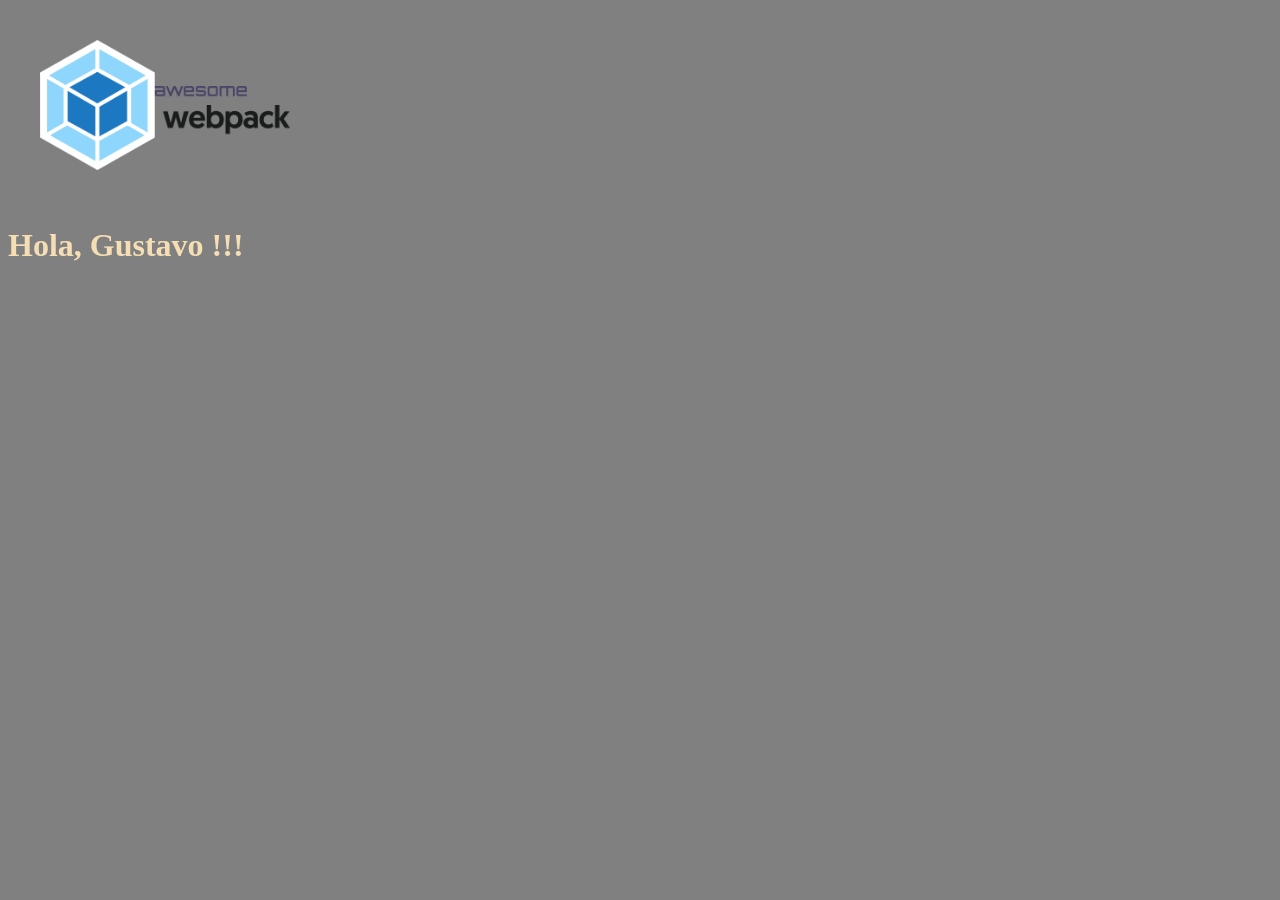
<file: docs/index.html>
<!doctype html><html lang="en"><head><meta charset="UTF-8"><meta http-equiv="X-UA-Compatible" content="IE=edge"><meta name="viewport" content="width=device-width,initial-scale=1"><title>webpack</title><link href="main.4ed642a5deef704f047e.css" rel="stylesheet"></head><body><img src="./assets/img/webpack.png" alt="webpack logo"><script defer="defer" src="main.b28db963c17354a923ff.js"></script></body></html>
</file>
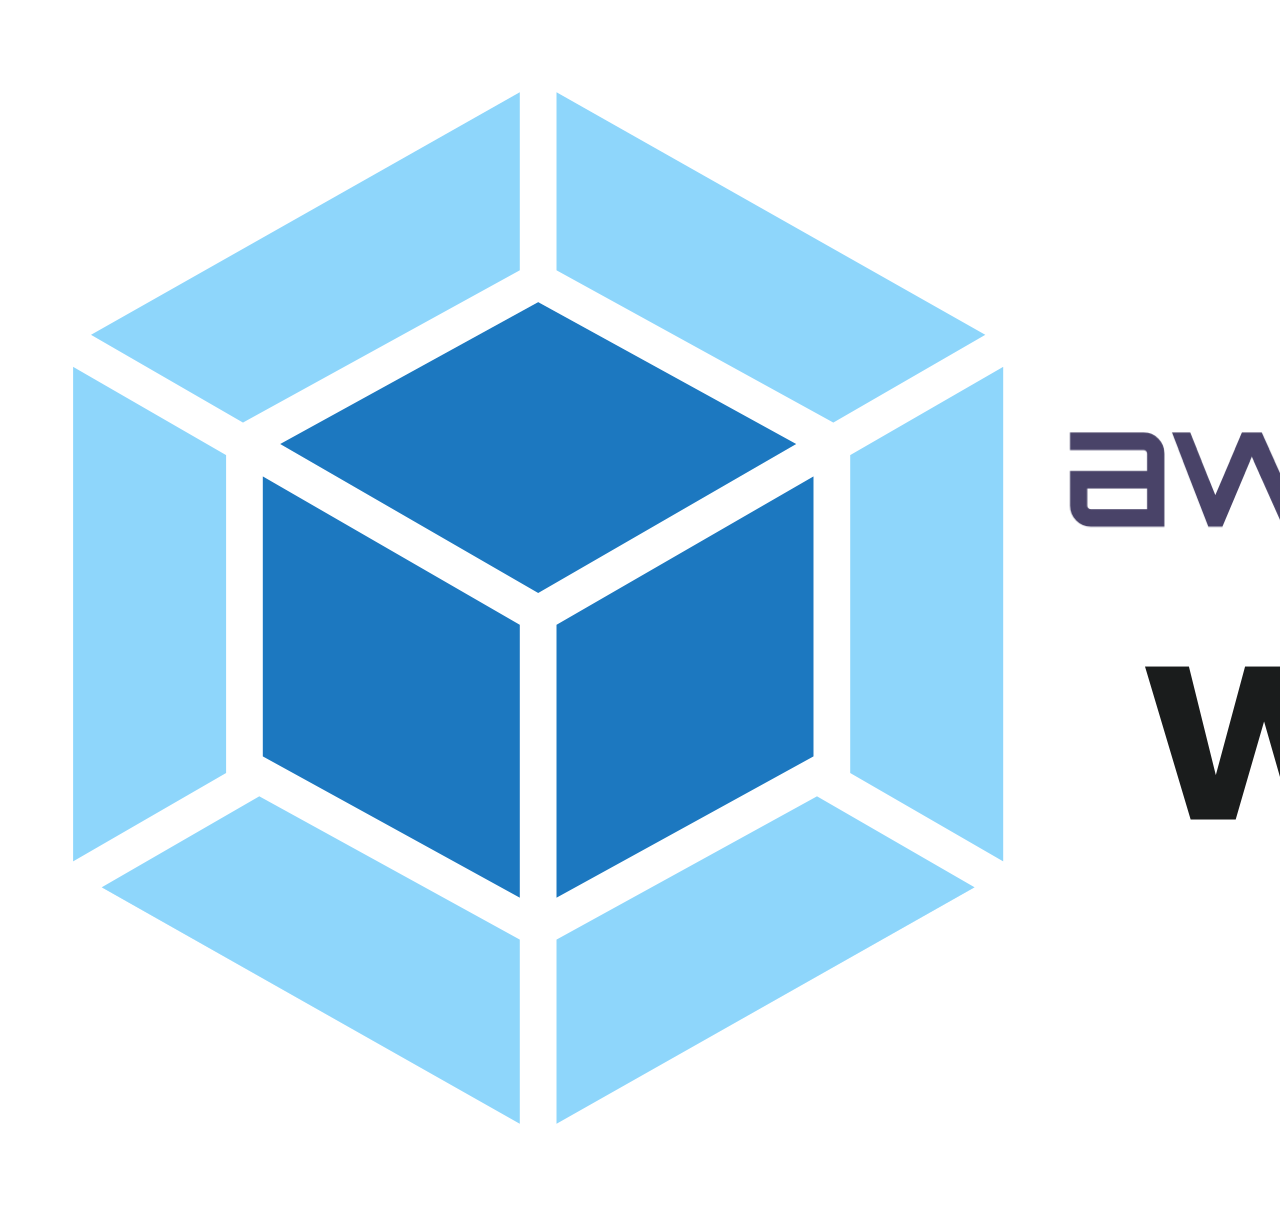
<file: src/index.html>
<!DOCTYPE html>
<html lang="en">
<head>
    <meta charset="UTF-8">
    <meta http-equiv="X-UA-Compatible" content="IE=edge">
    <meta name="viewport" content="width=device-width, initial-scale=1.0">
    <title>webpack</title>
    
</head>
<body>
    <!-- probando -->
    <img src="./assets/img/webpack.png" alt="webpack logo">




</body>
</html>
</file>
<file: docs/main.4ed642a5deef704f047e.css>
body,html{background-color:grey}img{margin:2rem;width:250px}
</file>
